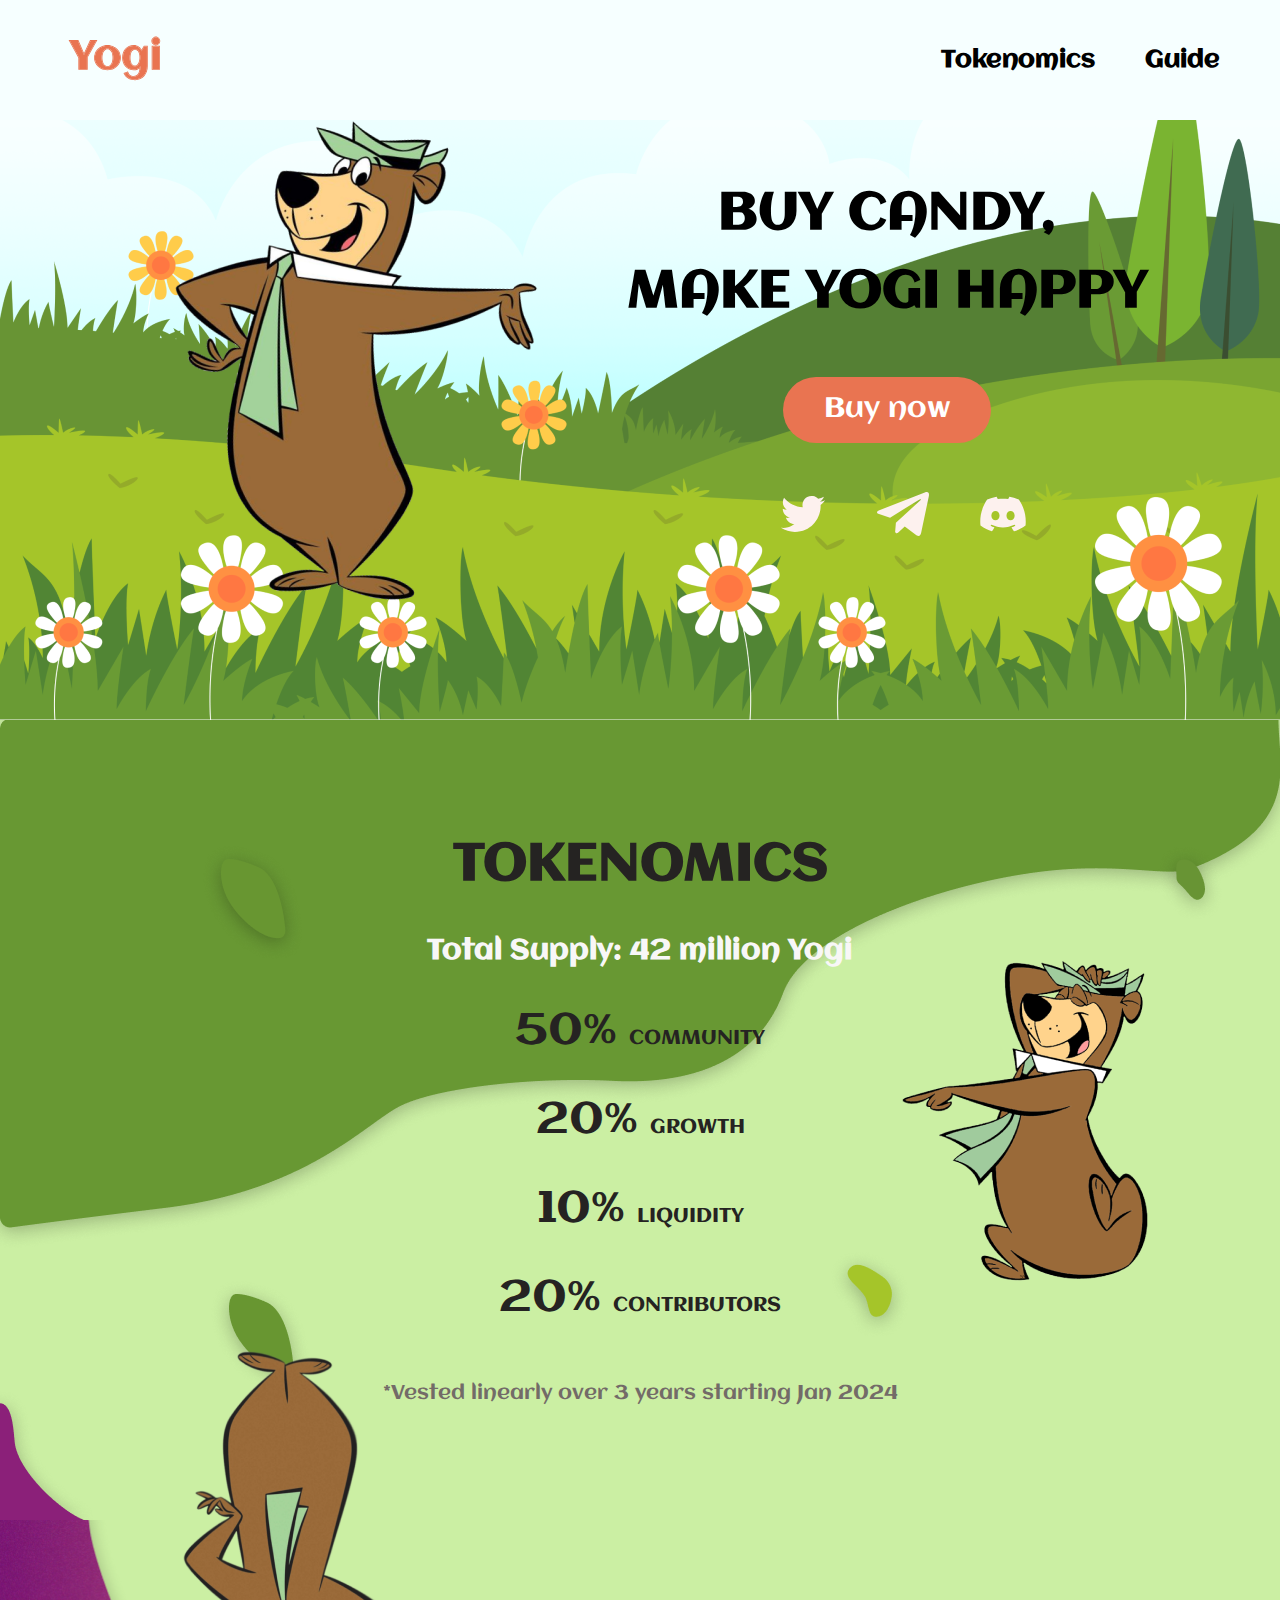
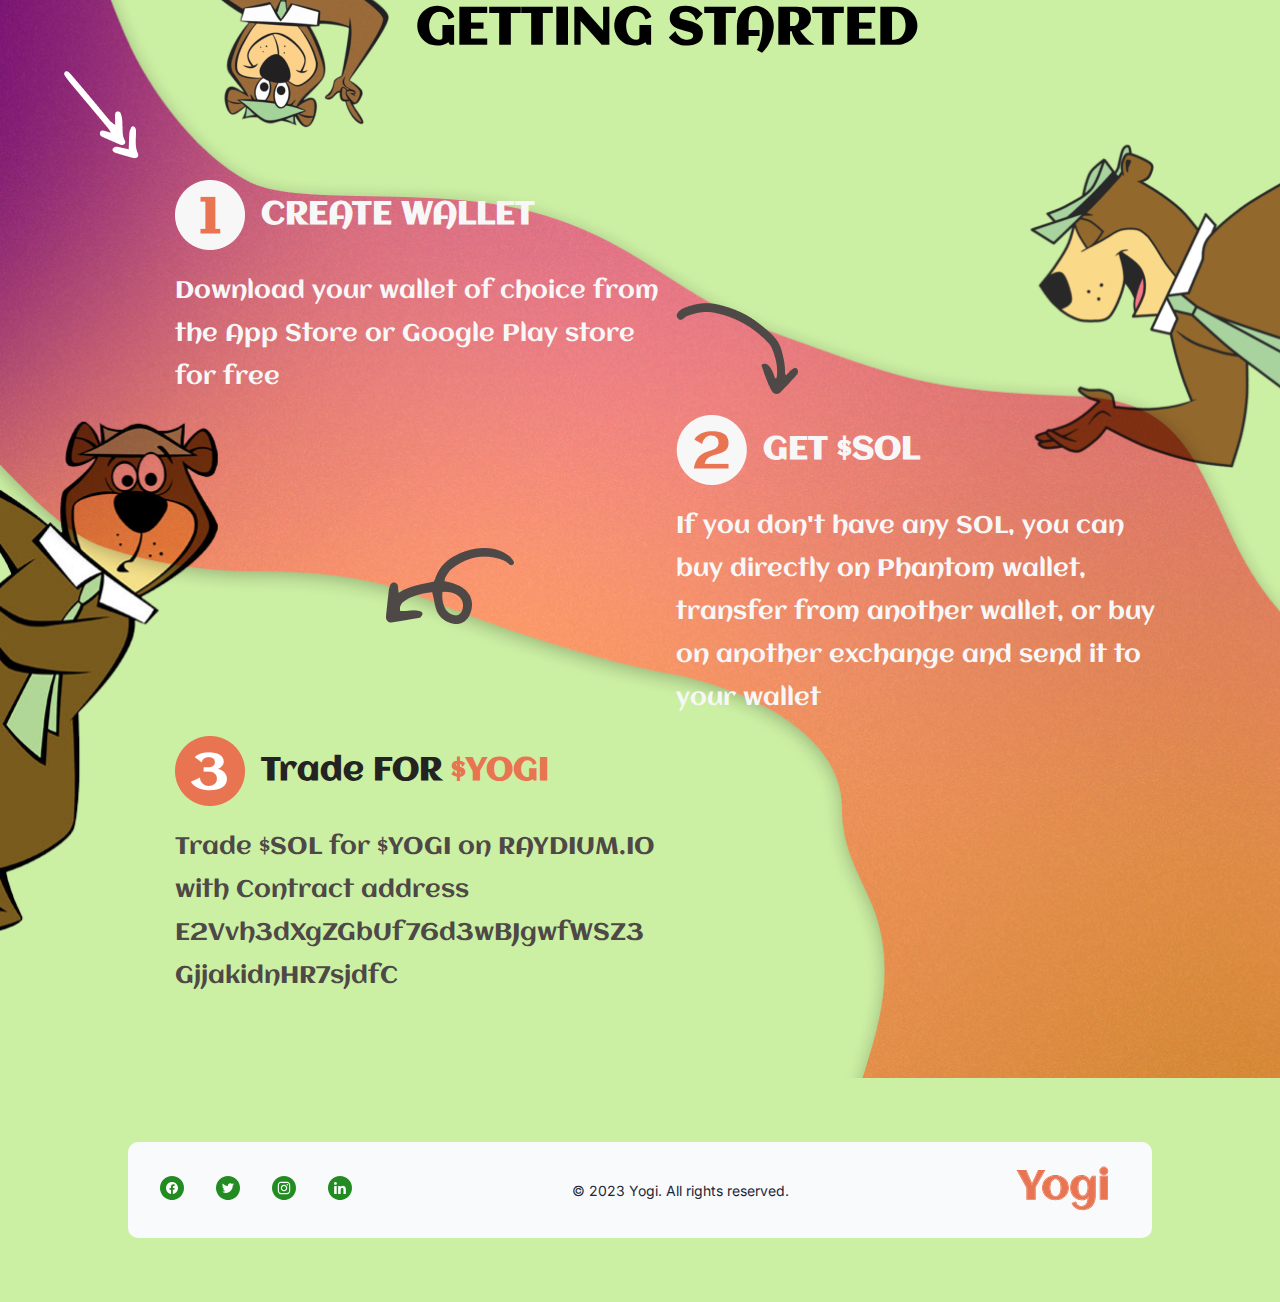
<file: index.html>
<!DOCTYPE html>
<html lang="en">
<head>
    <meta charset="UTF-8">
    <meta name="viewport" content="width=device-width, initial-scale=1.0">
    <title>Yogi</title>
    <link rel="stylesheet" href="./style.css">
</head>
<body>
    <header>
        <nav>
            <div class="logo"><img src="./assets/logo.svg" alt="logo"></div>
            <div class="navContainer">
                <div class=""><a href="#Tokenomics"><h2>Tokenomics</h2></a></div>
                <div class=""><a href="#Guide"><h2>Guide</h2></a></div>
            </div>
        </nav>
    </header>
    <main>
        <div class="hero">
            <div class="heroContainer">
                <div class="heroOne"></div>
                <div class="heroTwo">
                    <div class="text">
                        <h1>BUY CANDY,</h1>
                        <h1>MAKE YOGI HAPPY</h1>
                    </div>
                    <div class="btn">
                        <button type="button">Buy now</button>
                    </div>
                    <div class="socials">
                        <a href="#"><img src="./socials/twitter.svg" alt=""></a>
                        <a href="#"><img src="./socials/telegram.svg" alt=""></a>
                        <a href="#"><img src="./socials/discord.svg" alt=""></a>
                    </div>
                </div>
            </div>
        </div>
        <section id="Tokenomics" class="herocontainerTwo">
            <div class="middle">
                <div class="empty">
                    <div><img src="./assets/leaf1.png" alt=""></div>
                    <div class="bc"><img src="./assets/leaf1.png" alt=""></div>
                </div>
                <div class="boxOne">
                    <div class=""><h1>TOKENOMICS</h1></div>
                    <div class=""><h3>Total Supply: 42 million Yogi</h3></div>
                    <div class=""><p>50% <span>COMMUNITY</span></p></div>
                    <div class=""><p>20% <span>GROWTH</span></p></div>
                    <div class=""><p>10% <span>LIQUIDITY</span></p></div>
                    <div class=""><p>20% <span>CONTRIBUTORS</span></p></div>
                    <div class="gray"><p>*Vested linearly over 3 years starting Jan 2024</p></div>
                </div>
                <div class="boxTwo">
                    <div class="tr"><img src="./assets/leaf3.png" alt=""></div>
                    <div class="bl"><img src="./assets/leaf2.png" alt=""></div>
                </div>
            </div>
            <div class="purple"><img src="./assets/purple-edge.png" alt=""></div>
        </section>
        <section class="containerThree" id="Guide">
            <div class="head">
                <div class="fb"><img src="./assets/flipped-bear.png" alt=""></div>
                <h1>GETTING STARTED</h1>
            </div>
            <div class="services">
                <div class="boxes">
                    <div class="top">
                        <img src="./assets/one.png" alt="">
                        <h2>CREATE WALLET</h2>
                    </div>
                    <div class="content">
                        <img src="./assets/arrowW.png" alt="">
                        <p>Download your wallet of choice from the App Store or Google Play store for free</p>
                    </div>
                </div>
                <div class="boxes mid">
                    <div class="arrow1"><img src="./assets/arrowb1.png" alt=""></div>
                </div>
                <div class="boxes mid">
                    <div class="arrow2"><img src="./assets/arrowb2.png" alt=""></div>
                </div>
                <div class="boxes">
                    <div class="top">
                        <img src="./assets/two.png" alt="">
                        <h2>GET $SOL</h2>
                    </div>
                    <div class="content">
                        <p>If you don't have any SOL, you can buy directly on Phantom wallet, transfer from another wallet, or buy on another exchange and send it to your wallet</p>
                    </div>
                </div>
                <div class="boxes three">
                    <div class="top last">
                        <img src="./assets/three.png" alt="">
                        <h2>Trade FOR <span>$YOGI</span></h2>
                    </div>
                    <div class="content">
                        <p>
                            Trade $SOL for $YOGI on RAYDIUM.IO with Contract address E2Vvh3dXgZGbUf76d3wBJgwfWSZ3  <br>GjjakidnHR7sjdfC
                        </p>
                    </div>
                </div>
                <div class="boxes"></div>
                
            </div>
        </section>
    </main>
    <footer>
        <div class="footerContainer">
            <div class="links">
                <div class="">
                    <a href="#"><img src="./footerlinks/Fb.svg" alt=""></a>
                </div>
                <div class="">
                    <a href="#"><img src="./footerlinks/Tw.svg" alt=""></a>
                </div>
                <div class="">
                    <a href="#"><img src="./footerlinks/In.svg" alt=""></a>
                </div>
                <div class="">
                    <a href="#"><img src="./footerlinks/Ln.svg" alt=""></a>
                </div>
            </div>
            <div class="fText">© 2023 Yogi. All rights reserved.</div>
            <div class="fLogo"><img src="./assets/logo.svg" alt=""></div>
        </div>
    </footer>
</body>
</html>
</file>
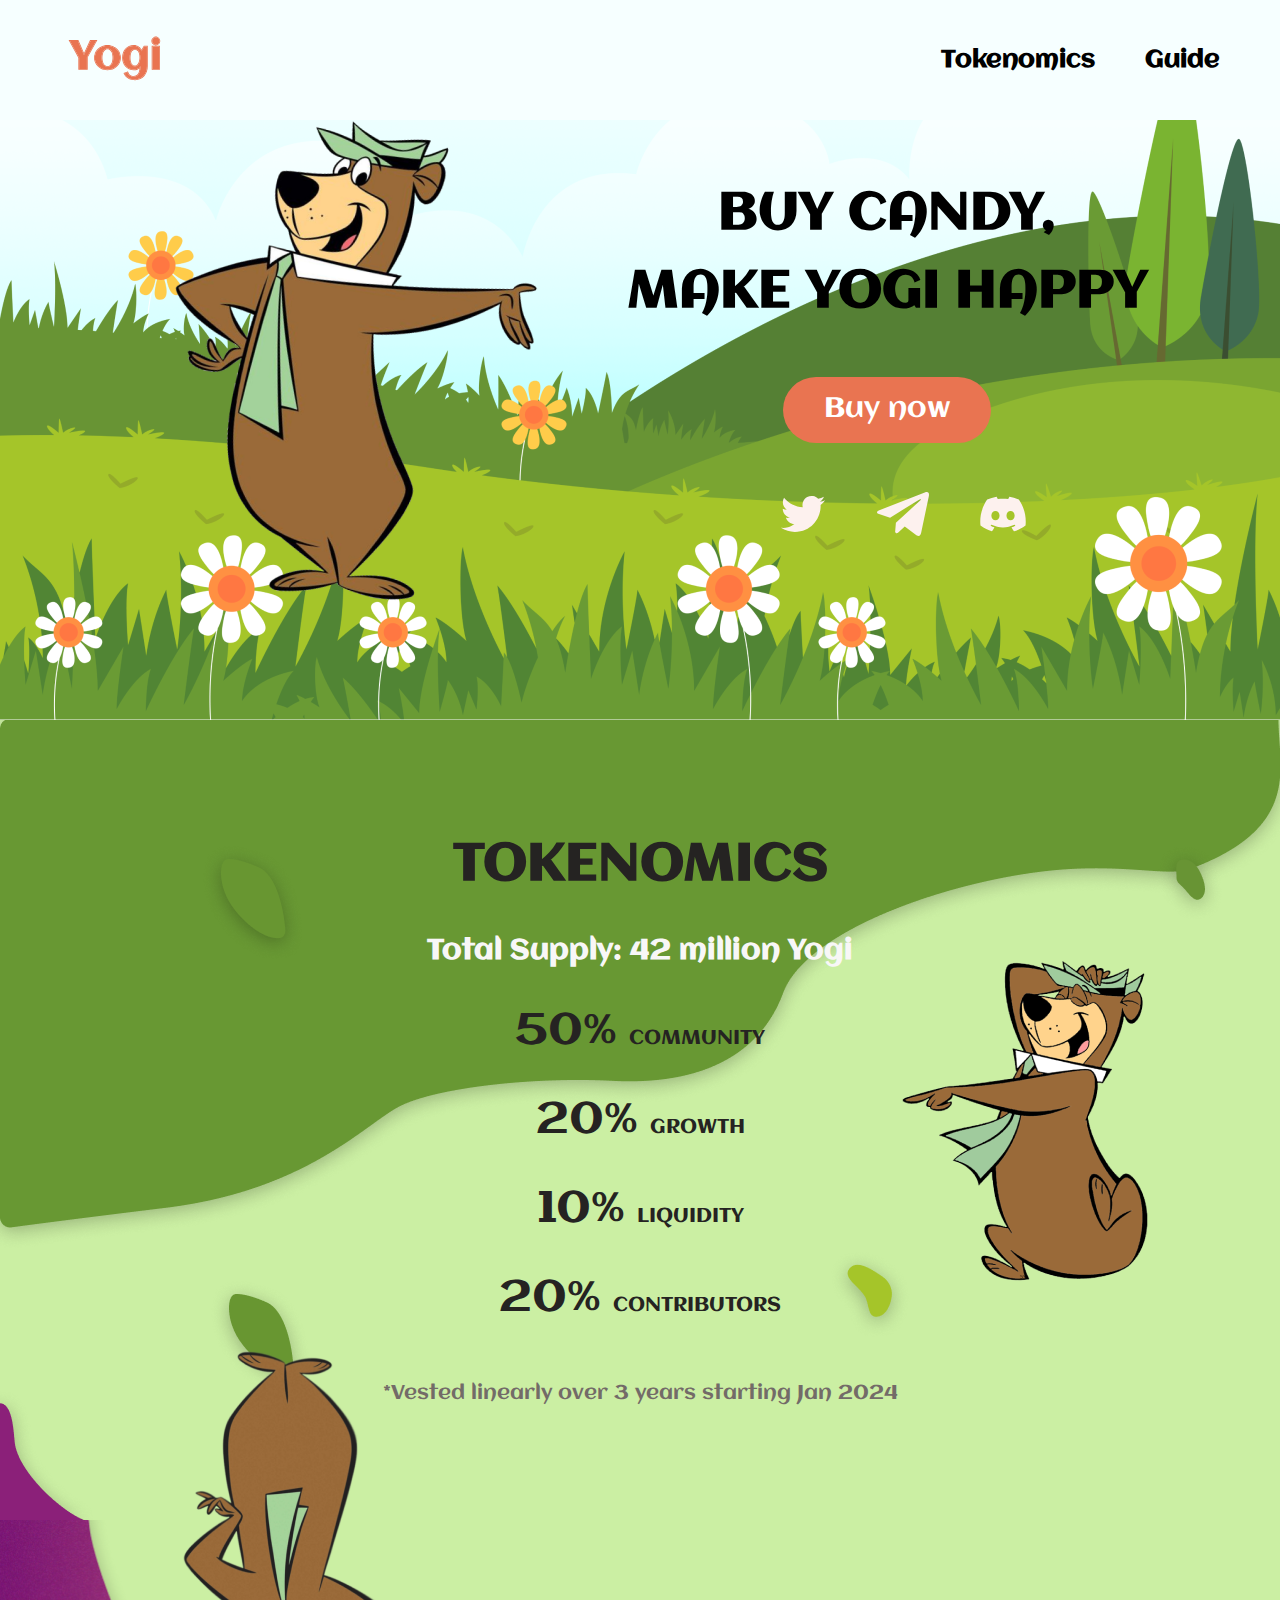
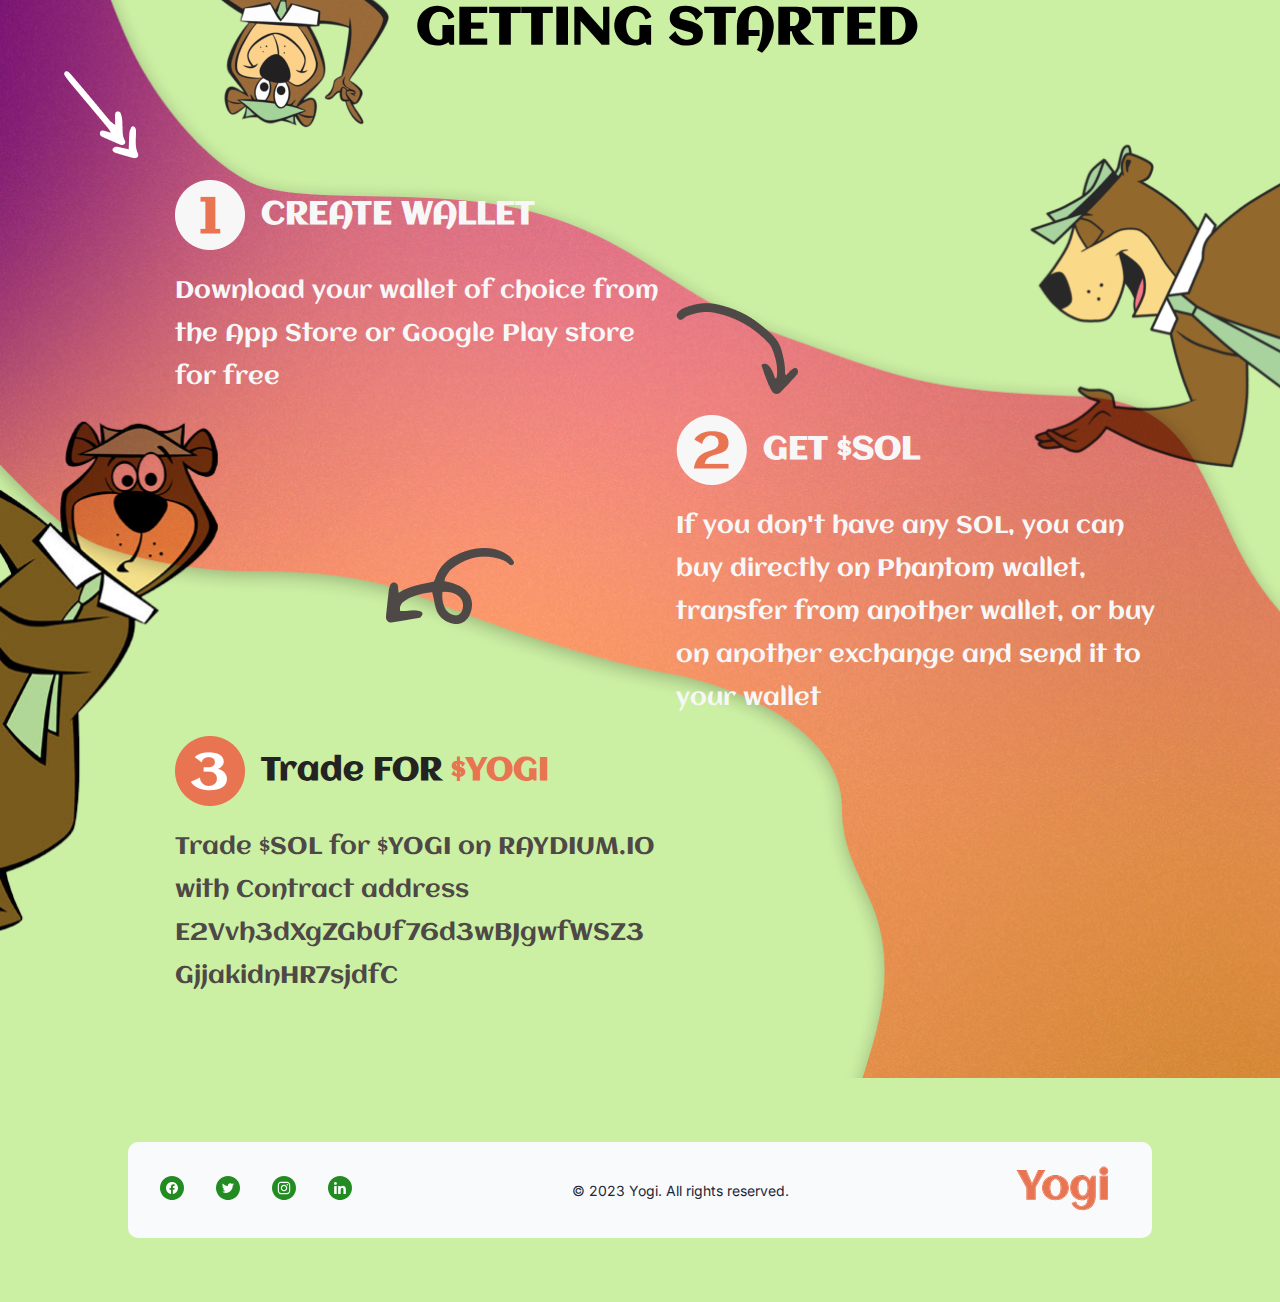
<file: page.html>
<!DOCTYPE html>
<html lang="en">
<head>
    <meta charset="UTF-8">
    <meta name="viewport" content="width=device-width, initial-scale=1.0">
    <title>Yogi</title>
    <link rel="stylesheet" href="./style.css">
</head>
<body>
    <header>
        <nav>
            <div class="logo"><img src="./assets/logo.svg" alt="logo"></div>
            <div class="navContainer">
                <div class=""><a href="#Tokenomics"><h2>Tokenomics</h2></a></div>
                <div class=""><a href="#Guide"><h2>Guide</h2></a></div>
            </div>
        </nav>
    </header>
    <main>
        <div class="hero">
            <div class="heroContainer">
                <div class="heroOne"></div>
                <div class="heroTwo">
                    <div class="text">
                        <h1>BUY CANDY,</h1>
                        <h1>MAKE YOGI HAPPY</h1>
                    </div>
                    <div class="btn">
                        <button type="button">Buy now</button>
                    </div>
                    <div class="socials">
                        <a href="#"><img src="./socials/twitter.svg" alt=""></a>
                        <a href="#"><img src="./socials/telegram.svg" alt=""></a>
                        <a href="#"><img src="./socials/discord.svg" alt=""></a>
                    </div>
                </div>
            </div>
        </div>
        <section id="Tokenomics" class="herocontainerTwo">
            <div class="middle">
                <div class="empty">
                    <div><img src="./assets/leaf1.png" alt=""></div>
                    <div class="bc"><img src="./assets/leaf1.png" alt=""></div>
                </div>
                <div class="boxOne">
                    <div class=""><h1>TOKENOMICS</h1></div>
                    <div class=""><h3>Total Supply: 42 million Yogi</h3></div>
                    <div class=""><p>50% <span>COMMUNITY</span></p></div>
                    <div class=""><p>20% <span>GROWTH</span></p></div>
                    <div class=""><p>10% <span>LIQUIDITY</span></p></div>
                    <div class=""><p>20% <span>CONTRIBUTORS</span></p></div>
                    <div class="gray"><p>*Vested linearly over 3 years starting Jan 2024</p></div>
                </div>
                <div class="boxTwo">
                    <div class="tr"><img src="./assets/leaf3.png" alt=""></div>
                    <div class="bl"><img src="./assets/leaf2.png" alt=""></div>
                </div>
            </div>
            <div class="purple"><img src="./assets/purple-edge.png" alt=""></div>
        </section>
        <section class="containerThree" id="Guide">
            <div class="head">
                <div class="fb"><img src="./assets/flipped-bear.png" alt=""></div>
                <h1>GETTING STARTED</h1>
            </div>
            <div class="services">
                <div class="boxes">
                    <div class="top">
                        <img src="./assets/one.png" alt="">
                        <h2>CREATE WALLET</h2>
                    </div>
                    <div class="content">
                        <img src="./assets/arrowW.png" alt="">
                        <p>Download your wallet of choice from the App Store or Google Play store for free</p>
                    </div>
                </div>
                <div class="boxes mid">
                    <div class="arrow1"><img src="./assets/arrowb1.png" alt=""></div>
                </div>
                <div class="boxes mid">
                    <div class="arrow2"><img src="./assets/arrowb2.png" alt=""></div>
                </div>
                <div class="boxes">
                    <div class="top">
                        <img src="./assets/two.png" alt="">
                        <h2>GET $SOL</h2>
                    </div>
                    <div class="content">
                        <p>If you don't have any SOL, you can buy directly on Phantom wallet, transfer from another wallet, or buy on another exchange and send it to your wallet</p>
                    </div>
                </div>
                <div class="boxes three">
                    <div class="top last">
                        <img src="./assets/three.png" alt="">
                        <h2>Trade FOR <span>$YOGI</span></h2>
                    </div>
                    <div class="content">
                        <p>
                            Trade $SOL for $YOGI on RAYDIUM.IO with Contract address E2Vvh3dXgZGbUf76d3wBJgwfWSZ3  <br>GjjakidnHR7sjdfC
                        </p>
                    </div>
                </div>
                <div class="boxes"></div>
                
            </div>
        </section>
    </main>
    <footer>
        <div class="footerContainer">
            <div class="links">
                <div class="">
                    <a href="#"><img src="./footerlinks/Fb.svg" alt=""></a>
                </div>
                <div class="">
                    <a href="#"><img src="./footerlinks/Tw.svg" alt=""></a>
                </div>
                <div class="">
                    <a href="#"><img src="./footerlinks/In.svg" alt=""></a>
                </div>
                <div class="">
                    <a href="#"><img src="./footerlinks/Ln.svg" alt=""></a>
                </div>
            </div>
            <div class="fText">© 2023 Yogi. All rights reserved.</div>
            <div class="fLogo"><img src="./assets/logo.svg" alt=""></div>
        </div>
    </footer>
</body>
</html>
</file>
<file: style.css>
@import url('https://fonts.googleapis.com/css2?family=Aclonica&display=swap');
@import url('https://fonts.googleapis.com/css2?family=Inter:wght@100;200;300;400;500;600&display=swap');

*{
    margin: 0;
    padding: 0;
    box-sizing: border-box;
}
html {
    scroll-behavior: smooth;
  }
body {
    font-family: 'Aclonica', sans-serif;
}

nav {
    height: 120px;
    width: 100vw;
    display: flex;
    justify-content: space-between;
    align-items: center;
    padding: 0px 60px;
    background-color: #F6FFFF;
    position:fixed;
    z-index: 1;
}
nav a, a:active, a:hover, a:visited {
    text-decoration: none;
    color: black;
}

.navContainer {
    display: flex;
    width: 279px;
    justify-content: space-between;
}
.navContainer h2 {
    font-size: 24px;
}

.hero {
    height: 720px;
    display: grid;
    place-content: center;
    background-image: url(./assets/hero-bg.png);
    background-repeat: no-repeat;
    background-position: center;
    background-size: cover;
}
.heroContainer {
    height: 494px;
    display: flex;
}
.heroOne {
    /* height: 494px; */
    width: 494px;
    height: auto;
    background-image: url(./assets/hero-bear.png);
}
.heroTwo {
    /* height: 494px; */
    width: 594px;
    height: auto;
    display: flex;
    flex-direction: column;
    align-items: center;
    justify-content: space-around;
    padding: 40px 0px;
    text-align: center;
}
.heroTwo .text h1 {
    font-size: 52px;
    line-height: 78px;
}
.btn button {
    width: 208px;
    height: 66px;
    background-color: #E97451;
    color: #FFF;
    font-family: inherit;
    font-size: 28px;
    border-radius: 100px;
    border: none;
    cursor: pointer;
    transition: 0.3s ease-in-out;
}

.btn button:hover{
    background-color: white;
    color:#E97451;
}

.socials {
    width: 220px;
    height: auto;
    display: flex;
    gap: 3rem;
}

.herocontainerTwo {
    height: 800px;
    background-image: url(./assets/Tokenomics-dark-bg.png);
    background-repeat: no-repeat;
    background-color: #CBEFA3;
    display: grid;
    place-content: center;
    position: relative;
    background-size: contain;
}
.middle {
    display: grid;
    grid-template-columns: 1fr 2fr 1fr;
    text-align: center;
}
.boxOne{
    display: flex;
    flex-direction: column;
    justify-content: space-between;
    gap: 2.5rem;
}
.boxOne h1 {
    font-size: 52px;
    color: #252322;
}
.boxOne h3 {
    font-size: 28px;
    color:  #F8F7F7;
}
.boxOne p {
    font-size: 44px;
    color: #252322;
}
.boxOne p span {
    font-size: 20px;
}
.boxOne .gray p{
    padding-top: 20px;
    color: #736B68;
    font-size: 20px;
}
.empty {
    position: relative;
}
.empty .bc img{
    position: absolute;
    bottom: 0;
    left: 30%;
}
.herocontainerTwo .purple img {
    position: absolute;
    left: 0;
    bottom: 0;
}
.boxTwo {
    background: url(./assets/Tokenomics-bear.png) no-repeat center;
    position: relative;
}
.boxTwo .tr img {
    position: absolute;
    right: -30%;
    
}

.boxTwo .bl img {
    position: absolute;
    left: -30%;
    bottom: 10%;
}

.containerThree {
    display: flex;
    flex-direction: column;
    background: url(./assets/bg-gs.png) no-repeat;
    background-color: #CBEFA3;
    height: auto;
    gap: 120px;
    padding: 80px 120px 80px 175px;
    position: relative;
    background-size: cover;
}
/* .containerThree .head {
    position: relative;
} */
.containerThree .head .fb img {
    position: absolute;
    top: -15%;
}

.containerThree .head h1 {
    font-size: 52px;
    text-align: center;
}
.services {
    display: grid;
    grid-template-columns: repeat(2,1fr);
    grid-auto-rows: minmax(219px, auto);
    gap: 1rem;
}
.boxes {
    display: flex;
    flex-direction: column;
    gap: 20px;
    color: #F8F7F7;
}
.top {
    display: flex;
    align-items: center;
    gap: 16px;
}
.top h2{
    font-size: 32px;
}
.top h2 span {
    color: #E97451;
}
.boxes .content p {
    font-size: 1.5rem;
    line-height: 43px;
}
.last h2 {
    color: #252322;
}
.three .content p {
    color: #4E4846;
}
.mid {
    position: relative;
}
.mid .arrow1 {
    position: absolute;
    bottom: 0;
}
.mid .arrow2 {
    position: absolute;
    bottom: 30%;
    right: 30%;
}

footer {
    background-color: #CBEFA3;
    height: 224px;
    display: flex;
    justify-content: center;
    align-items: center;
}
.footerContainer {
    background-color: #F9FAFB;
    width: 80%;
    height: 96px;
    display: flex;
    border-radius: 10px;
    justify-content: space-between;
    align-items: center;
    padding: 0px 32px;
}

.links {
    display: flex;
    gap: 2rem;
}
.fText {
    font-family: 'Inter', sans-serif;
    font-size: 14px;
    font-weight: 400;
    color: #1D2739;
}

.content img {
    position: absolute;
    left: 5%;
    top: 13%;
}
</file>
